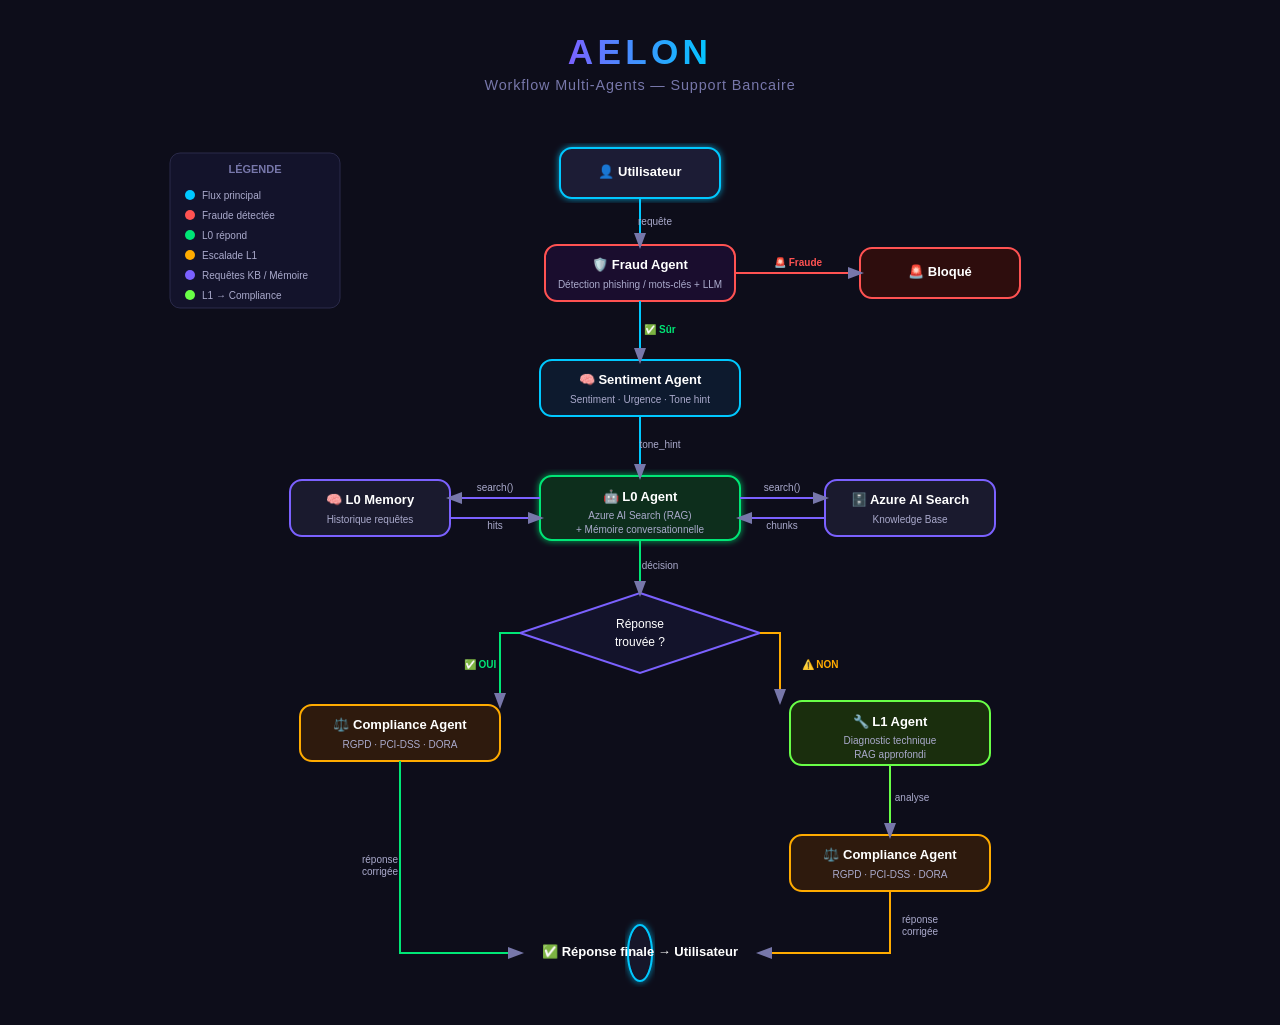
<file: workflow_aelon.html>
<!DOCTYPE html>
<html lang="fr">
<head>
<meta charset="UTF-8"/>
<title>AELON – Workflow Multi-Agents</title>
<style>
  * { margin: 0; padding: 0; box-sizing: border-box; }
  body {
    background: #0d0d1a;
    font-family: 'Segoe UI', sans-serif;
    color: #e0e0f0;
    display: flex;
    flex-direction: column;
    align-items: center;
    padding: 2rem;
    min-height: 100vh;
  }
  h1 {
    font-size: 2.2rem;
    font-weight: 700;
    background: linear-gradient(90deg, #7b61ff, #00c8ff);
    -webkit-background-clip: text;
    -webkit-text-fill-color: transparent;
    letter-spacing: 0.12em;
    margin-bottom: 0.3rem;
  }
  .subtitle {
    color: #7777aa;
    font-size: 0.9rem;
    margin-bottom: 2.5rem;
    letter-spacing: 0.06em;
  }
  svg {
    width: 100%;
    max-width: 980px;
    height: auto;
  }

  /* Nodes */
  .node rect, .node ellipse {
    stroke-width: 2;
    rx: 12;
  }
  .node text {
    font-size: 13px;
    font-weight: 600;
    fill: #ffffff;
    text-anchor: middle;
    dominant-baseline: middle;
    pointer-events: none;
  }
  .node .sub {
    font-size: 10px;
    font-weight: 400;
    fill: #aaaacc;
  }

  /* Colors */
  .user      rect { fill: #1a1a35; stroke: #00c8ff; }
  .fraud     rect { fill: #1a0d2e; stroke: #ff5252; }
  .sentiment rect { fill: #0d1a2e; stroke: #00c8ff; }
  .l0        rect { fill: #0d2e1a; stroke: #00e676; }
  .l1        rect { fill: #1a2e0d; stroke: #69ff47; }
  .compliance rect { fill: #2e1a0d; stroke: #ffab00; }
  .kb        rect { fill: #1a1a2e; stroke: #7b61ff; }
  .memory    rect { fill: #1a1a2e; stroke: #7b61ff; }
  .output    ellipse { fill: #13132b; stroke: #00c8ff; }
  .blocked   rect { fill: #2e0d0d; stroke: #ff5252; }

  /* Arrows */
  .arrow { fill: none; stroke-width: 2; marker-end: url(#arrow); }
  .arr-blue   { stroke: #00c8ff; }
  .arr-green  { stroke: #00e676; }
  .arr-red    { stroke: #ff5252; }
  .arr-orange { stroke: #ffab00; }
  .arr-purple { stroke: #7b61ff; }
  .arr-lime   { stroke: #69ff47; }

  /* Labels on arrows */
  .alabel {
    font-size: 10px;
    fill: #aaaacc;
    text-anchor: middle;
  }
  .alabel-red   { fill: #ff5252; font-weight: 700; }
  .alabel-green { fill: #00e676; font-weight: 700; }
  .alabel-orange { fill: #ffab00; font-weight: 700; }

  /* Decision diamond */
  .diamond polygon { fill: #13132b; stroke: #7b61ff; stroke-width: 2; }
  .diamond text { font-size: 12px; fill: #ffffff; text-anchor: middle; dominant-baseline: middle; }
</style>
</head>
<body>
<h1>AELON</h1>
<p class="subtitle">Workflow Multi-Agents — Support Bancaire</p>

<svg viewBox="0 0 980 860" xmlns="http://www.w3.org/2000/svg">
  <defs>
    <marker id="arrow" markerWidth="8" markerHeight="8" refX="6" refY="3" orient="auto">
      <path d="M0,0 L0,6 L8,3 z" fill="#7777aa"/>
    </marker>
    <marker id="arrow-blue" markerWidth="8" markerHeight="8" refX="6" refY="3" orient="auto">
      <path d="M0,0 L0,6 L8,3 z" fill="#00c8ff"/>
    </marker>
    <marker id="arrow-green" markerWidth="8" markerHeight="8" refX="6" refY="3" orient="auto">
      <path d="M0,0 L0,6 L8,3 z" fill="#00e676"/>
    </marker>
    <marker id="arrow-red" markerWidth="8" markerHeight="8" refX="6" refY="3" orient="auto">
      <path d="M0,0 L0,6 L8,3 z" fill="#ff5252"/>
    </marker>
    <marker id="arrow-orange" markerWidth="8" markerHeight="8" refX="6" refY="3" orient="auto">
      <path d="M0,0 L0,6 L8,3 z" fill="#ffab00"/>
    </marker>
    <marker id="arrow-purple" markerWidth="8" markerHeight="8" refX="6" refY="3" orient="auto">
      <path d="M0,0 L0,6 L8,3 z" fill="#7b61ff"/>
    </marker>
    <marker id="arrow-lime" markerWidth="8" markerHeight="8" refX="6" refY="3" orient="auto">
      <path d="M0,0 L0,6 L8,3 z" fill="#69ff47"/>
    </marker>

    <!-- Glow filters -->
    <filter id="glow-blue">
      <feGaussianBlur stdDeviation="3" result="blur"/>
      <feMerge><feMergeNode in="blur"/><feMergeNode in="SourceGraphic"/></feMerge>
    </filter>
    <filter id="glow-green">
      <feGaussianBlur stdDeviation="3" result="blur"/>
      <feMerge><feMergeNode in="blur"/><feMergeNode in="SourceGraphic"/></feMerge>
    </filter>
  </defs>

  <!-- ===================== NODES ===================== -->

  <!-- USER (top center) -->
  <g class="node user" transform="translate(490,40)">
    <rect x="-80" y="-25" width="160" height="50" rx="25" filter="url(#glow-blue)"/>
    <text y="0">👤 Utilisateur</text>
  </g>

  <!-- FRAUD AGENT -->
  <g class="node fraud" transform="translate(490,140)">
    <rect x="-95" y="-28" width="190" height="56" rx="10"/>
    <text y="-7">🛡️ Fraud Agent</text>
    <text class="sub" y="12">Détection phishing / mots-clés + LLM</text>
  </g>

  <!-- BLOCKED -->
  <g class="node blocked" transform="translate(790,140)">
    <rect x="-80" y="-25" width="160" height="50" rx="10"/>
    <text y="0">🚨 Bloqué</text>
  </g>

  <!-- SENTIMENT AGENT -->
  <g class="node sentiment" transform="translate(490,255)">
    <rect x="-100" y="-28" width="200" height="56" rx="10"/>
    <text y="-7">🧠 Sentiment Agent</text>
    <text class="sub" y="12">Sentiment · Urgence · Tone hint</text>
  </g>

  <!-- L0 AGENT -->
  <g class="node l0" transform="translate(490,375)">
    <rect x="-100" y="-32" width="200" height="64" rx="10" filter="url(#glow-green)"/>
    <text y="-10">🤖 L0 Agent</text>
    <text class="sub" y="8">Azure AI Search (RAG)</text>
    <text class="sub" y="22">+ Mémoire conversationnelle</text>
  </g>

  <!-- AZURE KB -->
  <g class="node kb" transform="translate(760,375)">
    <rect x="-85" y="-28" width="170" height="56" rx="10"/>
    <text y="-7">🗄️ Azure AI Search</text>
    <text class="sub" y="12">Knowledge Base</text>
  </g>

  <!-- MEMORY -->
  <g class="node memory" transform="translate(220,375)">
    <rect x="-80" y="-28" width="160" height="56" rx="10"/>
    <text y="-7">🧠 L0 Memory</text>
    <text class="sub" y="12">Historique requêtes</text>
  </g>

  <!-- DECISION DIAMOND -->
  <g class="diamond" transform="translate(490,500)">
    <polygon points="0,-40 120,0 0,40 -120,0"/>
    <text y="-8">Réponse</text>
    <text y="10">trouvée ?</text>
  </g>

  <!-- COMPLIANCE L0 -->
  <g class="node compliance" transform="translate(250,600)">
    <rect x="-100" y="-28" width="200" height="56" rx="10"/>
    <text y="-7">⚖️ Compliance Agent</text>
    <text class="sub" y="12">RGPD · PCI-DSS · DORA</text>
  </g>

  <!-- L1 AGENT -->
  <g class="node l1" transform="translate(740,600)">
    <rect x="-100" y="-32" width="200" height="64" rx="10"/>
    <text y="-10">🔧 L1 Agent</text>
    <text class="sub" y="8">Diagnostic technique</text>
    <text class="sub" y="22">RAG approfondi</text>
  </g>

  <!-- COMPLIANCE L1 -->
  <g class="node compliance" transform="translate(740,730)">
    <rect x="-100" y="-28" width="200" height="56" rx="10"/>
    <text y="-7">⚖️ Compliance Agent</text>
    <text class="sub" y="12">RGPD · PCI-DSS · DORA</text>
  </g>

  <!-- OUTPUT -->
  <g class="node output" transform="translate(490,820)">
    <ellipse rx="120" ry="28" filter="url(#glow-blue)"/>
    <text y="0">✅ Réponse finale → Utilisateur</text>
  </g>

  <!-- ===================== ARROWS ===================== -->

  <!-- User → Fraud -->
  <path class="arrow arr-blue" d="M490,65 L490,112" marker-end="url(#arrow-blue)"/>
  <text class="alabel" x="505" y="92">requête</text>

  <!-- Fraud → Blocked (fraud detected) -->
  <path class="arrow arr-red" d="M585,140 L710,140" marker-end="url(#arrow-red)"/>
  <text class="alabel alabel-red" x="648" y="133">🚨 Fraude</text>

  <!-- Fraud → Sentiment (safe) -->
  <path class="arrow arr-blue" d="M490,168 L490,227" marker-end="url(#arrow-blue)"/>
  <text class="alabel alabel-green" x="510" y="200">✅ Sûr</text>

  <!-- Sentiment → L0 -->
  <path class="arrow arr-blue" d="M490,283 L490,343" marker-end="url(#arrow-blue)"/>
  <text class="alabel" x="510" y="315">tone_hint</text>

  <!-- L0 ↔ Azure KB -->
  <path class="arrow arr-purple" d="M590,365 L675,365" marker-end="url(#arrow-purple)"/>
  <path class="arrow arr-purple" d="M675,385 L590,385" marker-end="url(#arrow-purple)"/>
  <text class="alabel" x="632" y="358">search()</text>
  <text class="alabel" x="632" y="396">chunks</text>

  <!-- L0 ↔ Memory -->
  <path class="arrow arr-purple" d="M390,365 L300,365" marker-end="url(#arrow-purple)"/>
  <path class="arrow arr-purple" d="M300,385 L390,385" marker-end="url(#arrow-purple)"/>
  <text class="alabel" x="345" y="358">search()</text>
  <text class="alabel" x="345" y="396">hits</text>

  <!-- L0 → Decision -->
  <path class="arrow arr-green" d="M490,407 L490,460" marker-end="url(#arrow-green)"/>
  <text class="alabel" x="510" y="436">décision</text>

  <!-- Decision → Compliance L0 (OUI) -->
  <path class="arrow arr-green" d="M370,500 L350,500 L350,572" marker-end="url(#arrow-green)"/>
  <text class="alabel alabel-green" x="330" y="535">✅ OUI</text>

  <!-- Decision → L1 (NON) -->
  <path class="arrow arr-orange" d="M610,500 L630,500 L630,568" marker-end="url(#arrow-orange)"/>
  <text class="alabel alabel-orange" x="670" y="535">⚠️ NON</text>

  <!-- Compliance L0 → Output -->
  <path class="arrow arr-green" d="M250,628 L250,820 L370,820" marker-end="url(#arrow-green)"/>
  <text class="alabel" x="230" y="730">réponse</text>
  <text class="alabel" x="230" y="742">corrigée</text>

  <!-- L1 → Compliance L1 -->
  <path class="arrow arr-lime" d="M740,632 L740,702" marker-end="url(#arrow-lime)"/>
  <text class="alabel" x="762" y="668">analyse</text>

  <!-- Compliance L1 → Output -->
  <path class="arrow arr-orange" d="M740,758 L740,820 L610,820" marker-end="url(#arrow-orange)"/>
  <text class="alabel" x="770" y="790">réponse</text>
  <text class="alabel" x="770" y="802">corrigée</text>

  <!-- ===================== LEGEND ===================== -->
  <g transform="translate(20, 20)">
    <rect x="0" y="0" width="170" height="155" rx="10" fill="#13132b" stroke="#2a2a4a"/>
    <text x="85" y="20" text-anchor="middle" font-size="11" fill="#7777aa" font-weight="600">LÉGENDE</text>
    <circle cx="20" cy="42" r="5" fill="#00c8ff"/>
    <text x="32" y="46" font-size="10" fill="#aaaacc">Flux principal</text>
    <circle cx="20" cy="62" r="5" fill="#ff5252"/>
    <text x="32" y="66" font-size="10" fill="#aaaacc">Fraude détectée</text>
    <circle cx="20" cy="82" r="5" fill="#00e676"/>
    <text x="32" y="86" font-size="10" fill="#aaaacc">L0 répond</text>
    <circle cx="20" cy="102" r="5" fill="#ffab00"/>
    <text x="32" y="106" font-size="10" fill="#aaaacc">Escalade L1</text>
    <circle cx="20" cy="122" r="5" fill="#7b61ff"/>
    <text x="32" y="126" font-size="10" fill="#aaaacc">Requêtes KB / Mémoire</text>
    <circle cx="20" cy="142" r="5" fill="#69ff47"/>
    <text x="32" y="146" font-size="10" fill="#aaaacc">L1 → Compliance</text>
  </g>

</svg>
</body>
</html>
</file>
